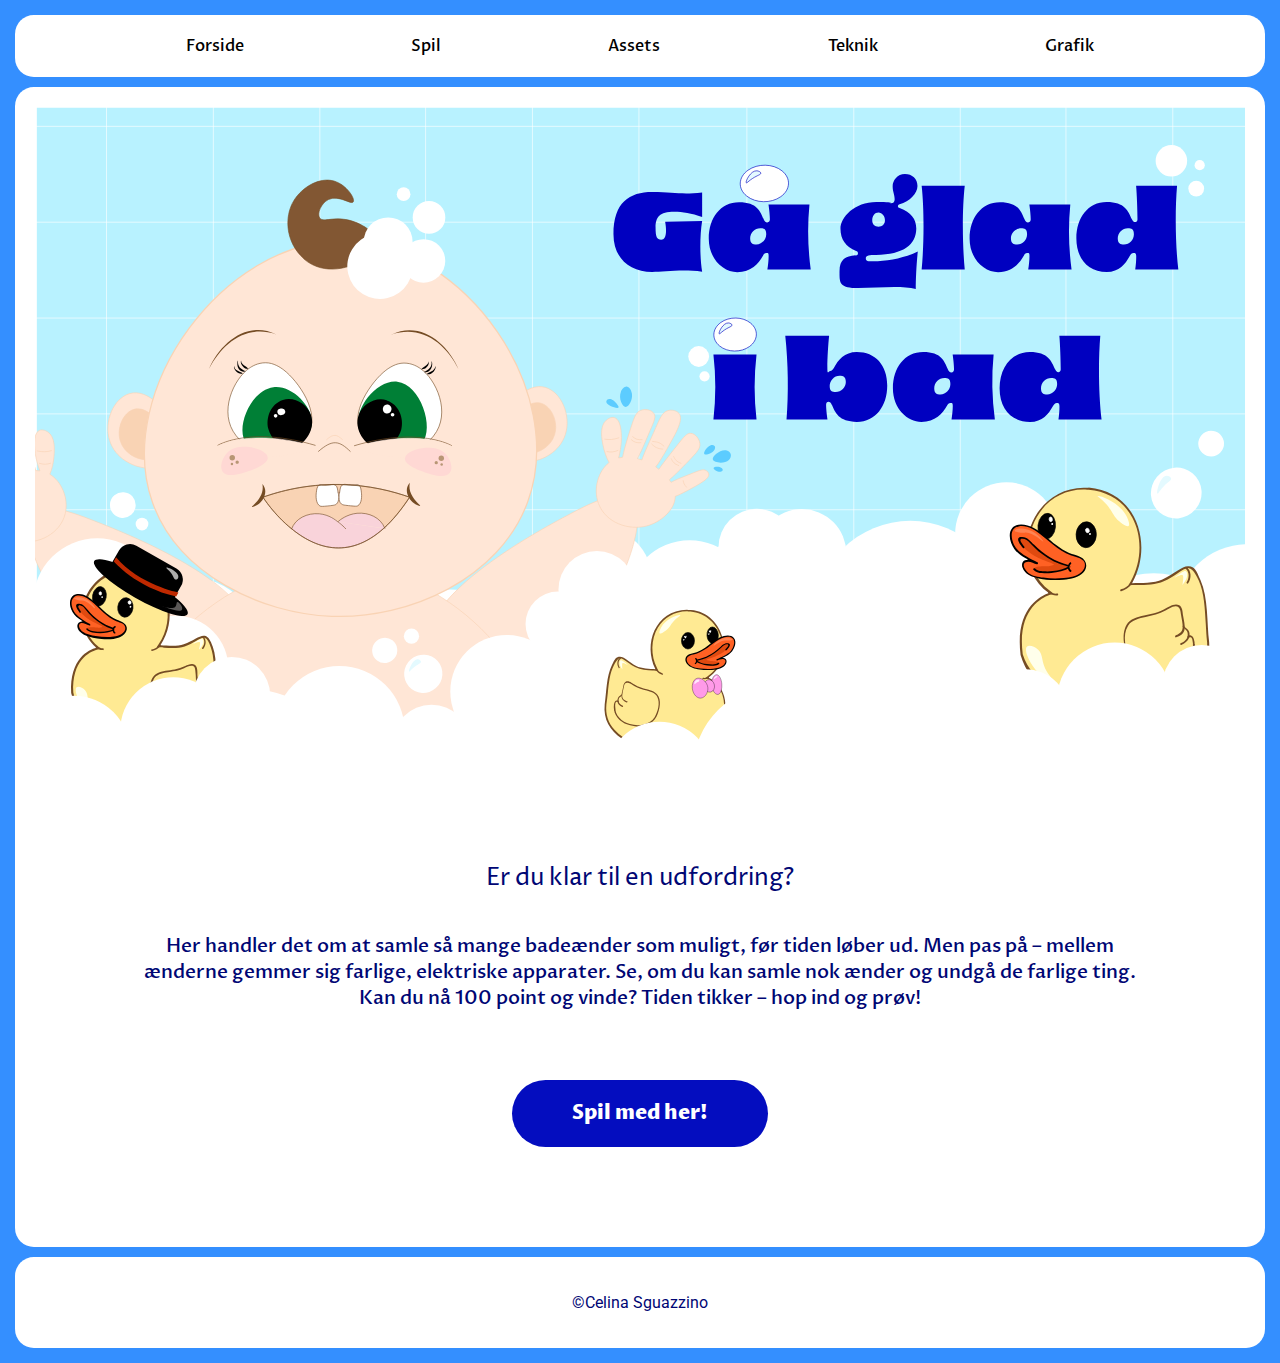
<file: index.html>
<!DOCTYPE html>
<html lang="en">
  <head>
    <meta charset="UTF-8" />
    <meta name="viewport" content="width=device-width, initial-scale=1.0" />
    <meta name="robots" content="noindex" />
    <title>Gå Glad I Bad - Forside</title>
    <link rel="stylesheet" href="website/css/style.css" />
    <link rel="stylesheet" href="website/css/style.css" />

    <link rel="icon" href="website/img/favicon-32x32.png" type="image/x-icon" />
  </head>

  <body>
    <header>
      <nav>
        <ul class="nav-links">
          <li><a href="index.html"> Forside</a></li>
          <li><a href="spil.html"> Spil</a></li>
          <li><a href="assets.html"> Assets</a></li>
          <li><a href="teknik.html"> Teknik</a></li>
          <li><a href="grafik.html"> Grafik</a></li>
        </ul>
      </nav>
    </header>

    <main id="forside">
      <img src="website/img/Forside.svg" alt="Forside" />
      <h2>Er du klar til en udfordring?</h2>
      <h3>
        Her handler det om at samle så mange badeænder som muligt, før tiden
        løber ud. Men pas på – mellem ænderne gemmer sig farlige, elektriske
        apparater. Se, om du kan samle nok ænder og undgå de farlige ting. Kan
        du nå 100 point og vinde? Tiden tikker – hop ind og prøv!
      </h3>

      <div class="button_div">
        <a class="button" href="spil.html">Spil med her!</a>
      </div>
    </main>

    <footer>
      <p>&#169;Celina Sguazzino</p>
    </footer>
  </body>
</html>
</file>
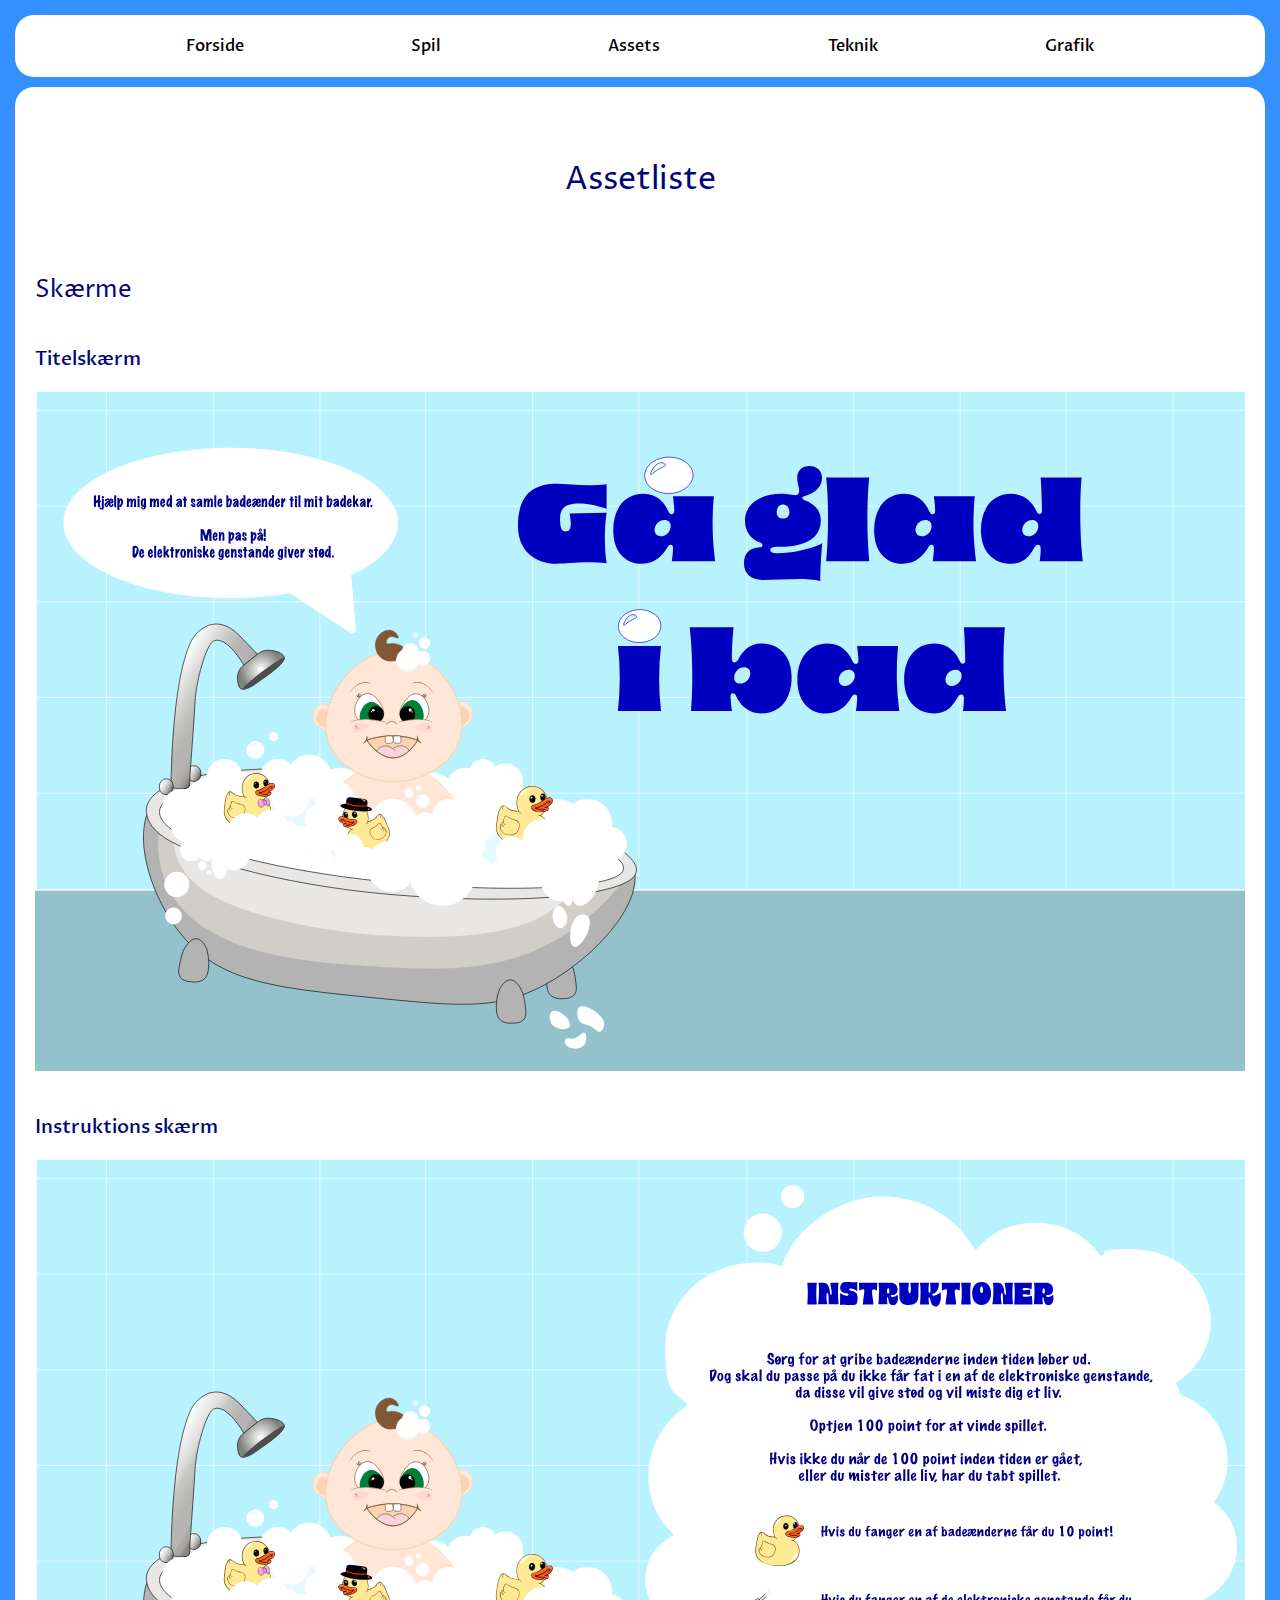
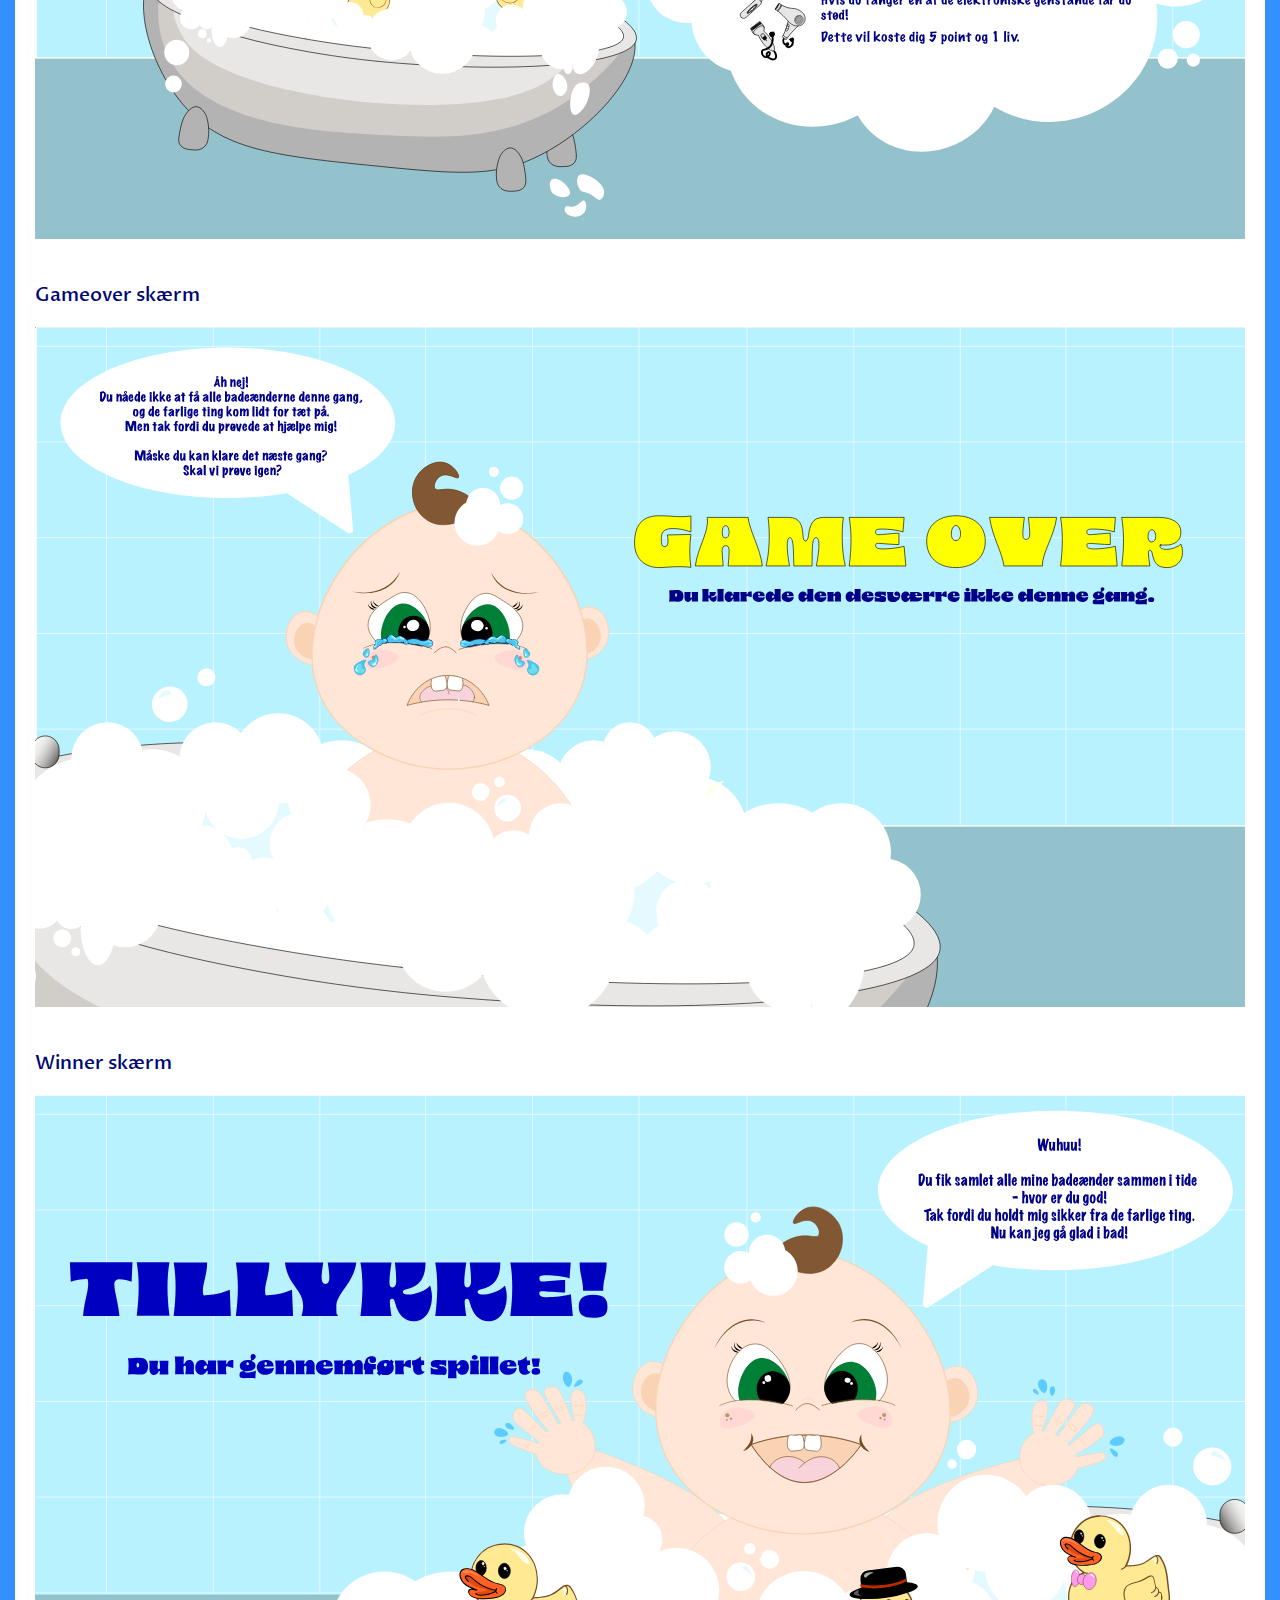
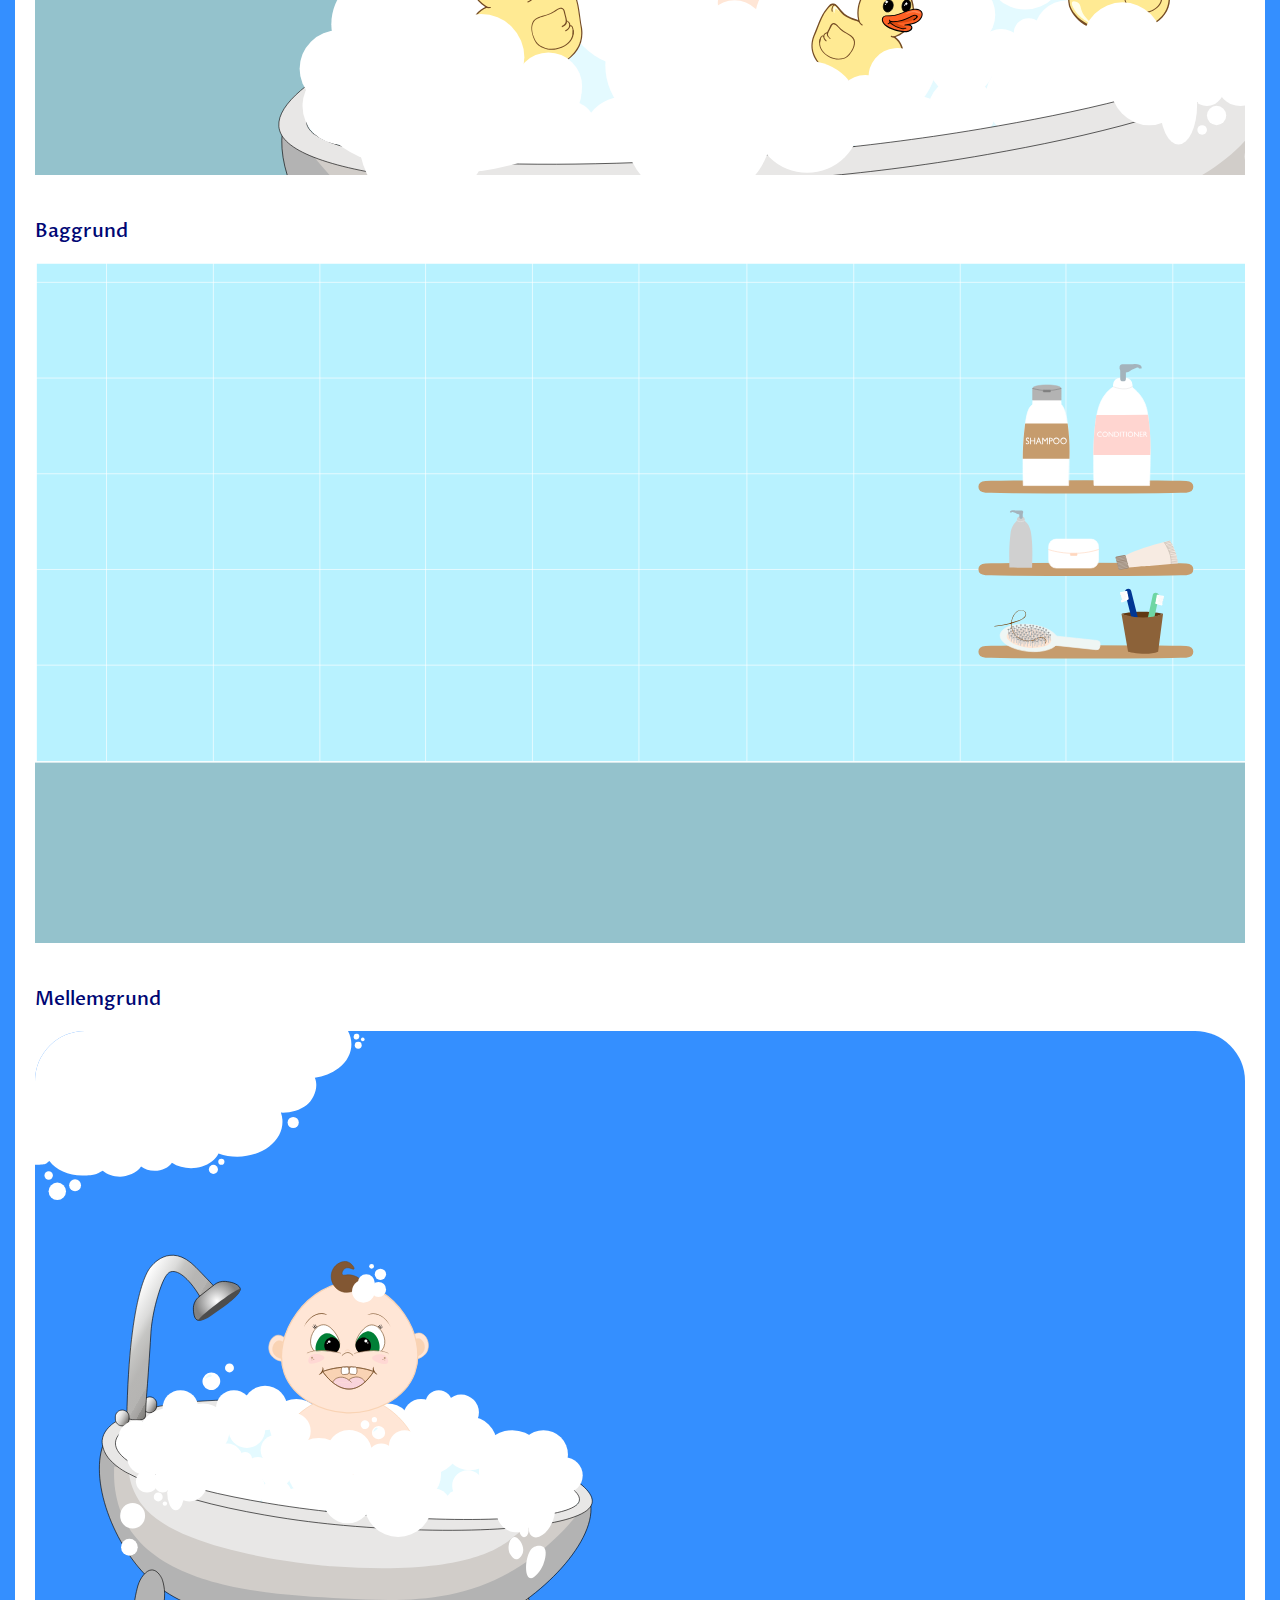
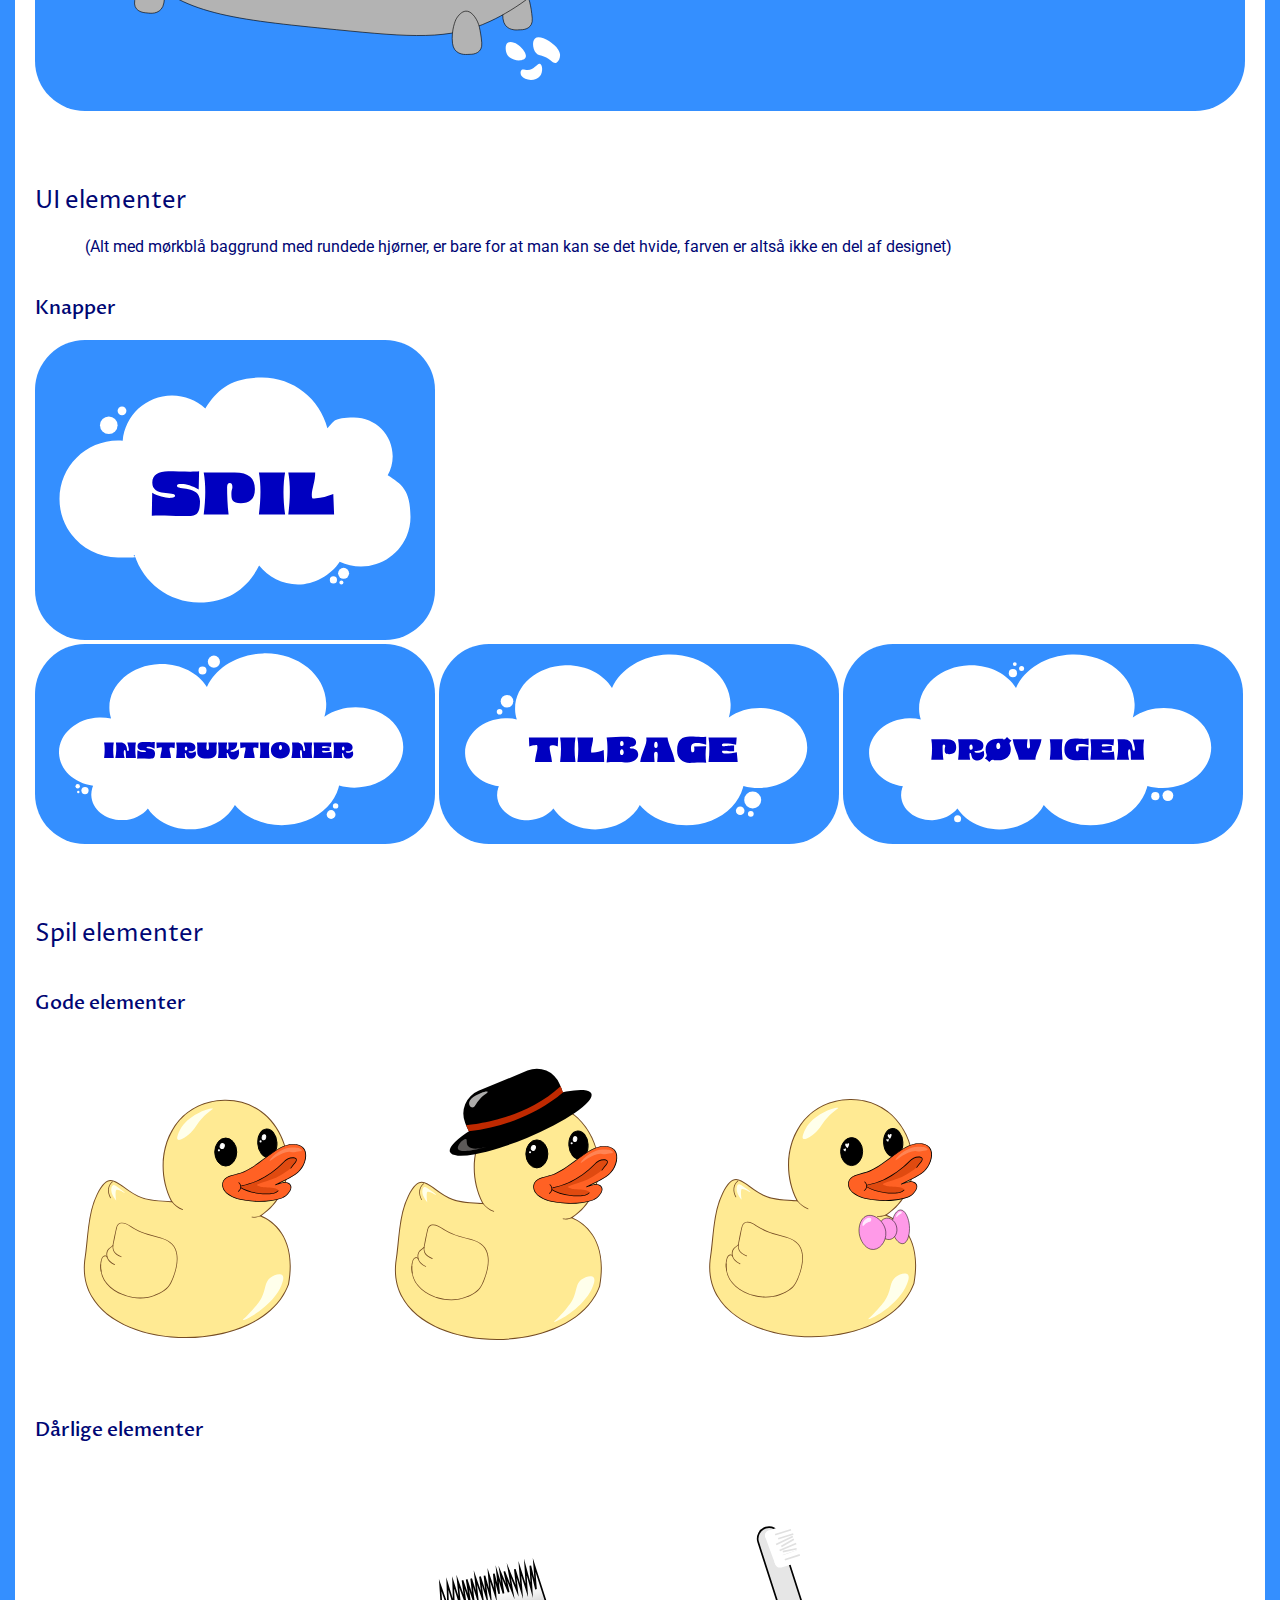
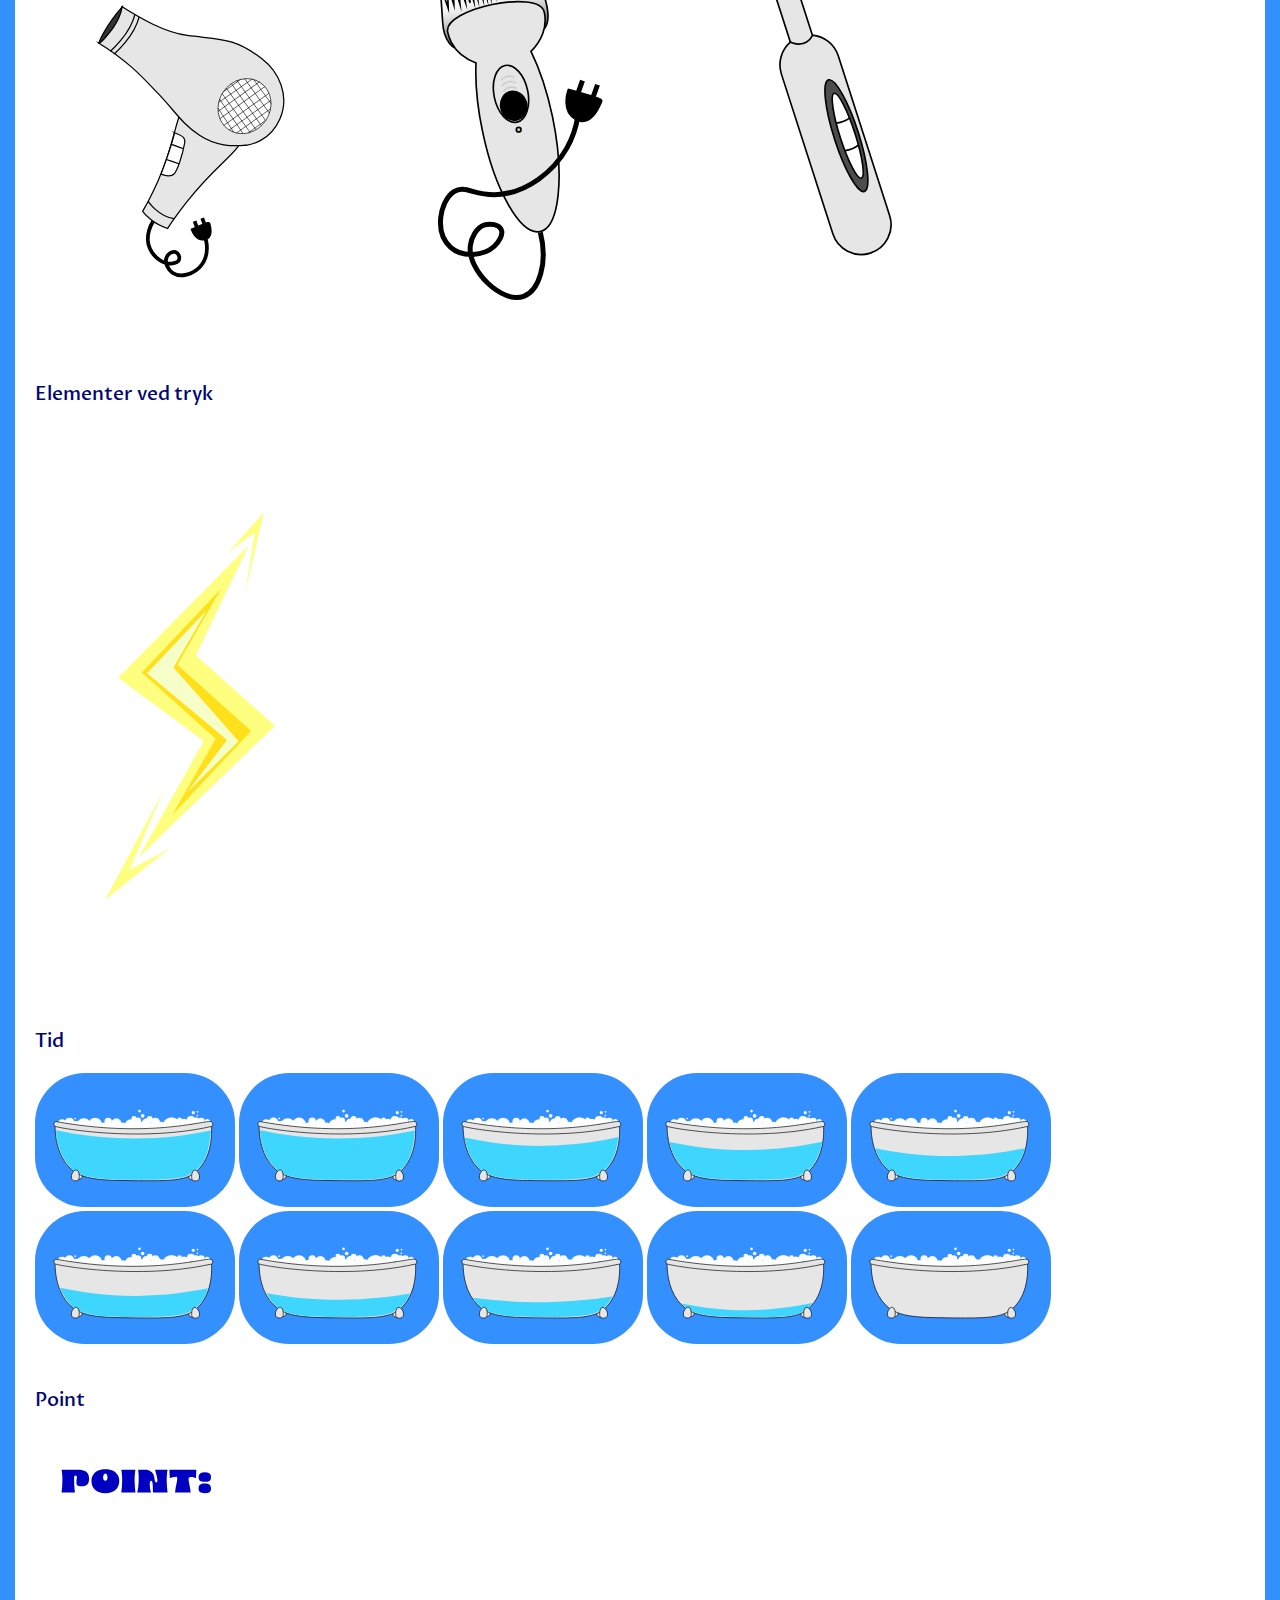
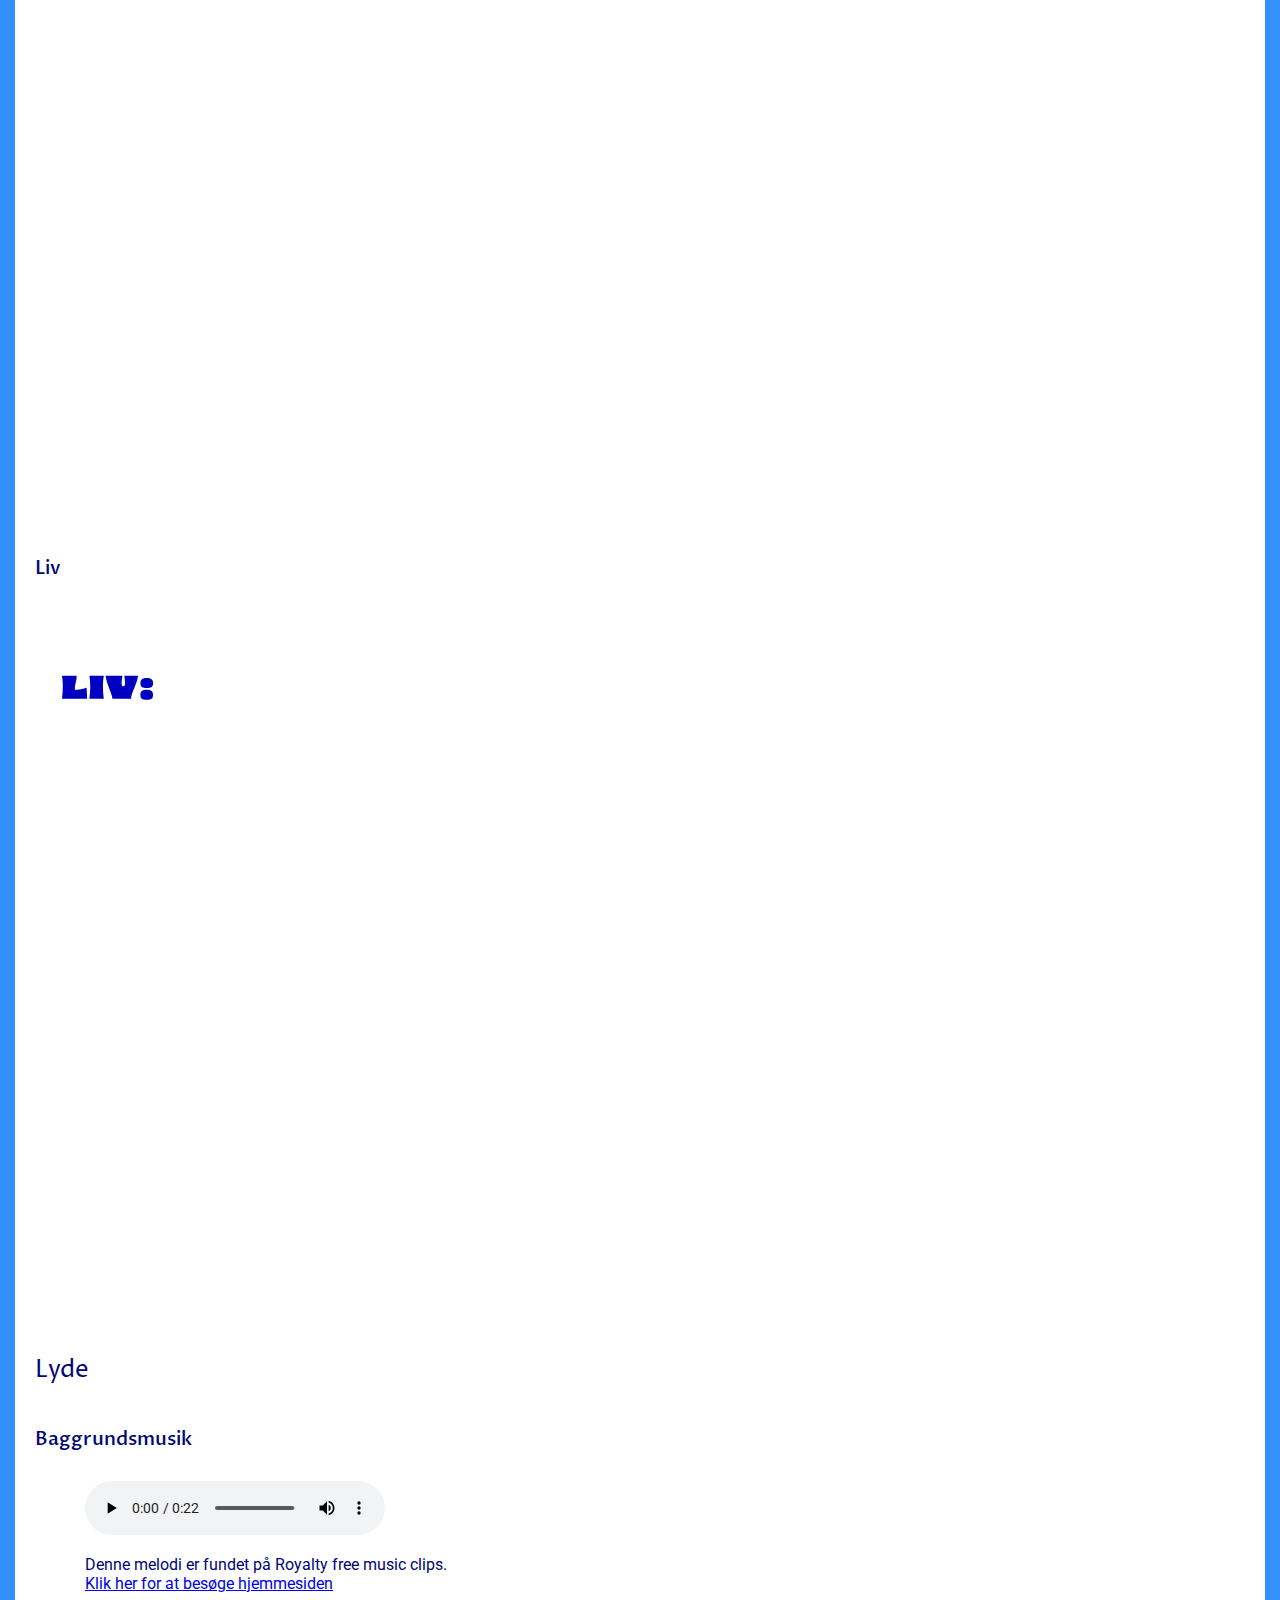
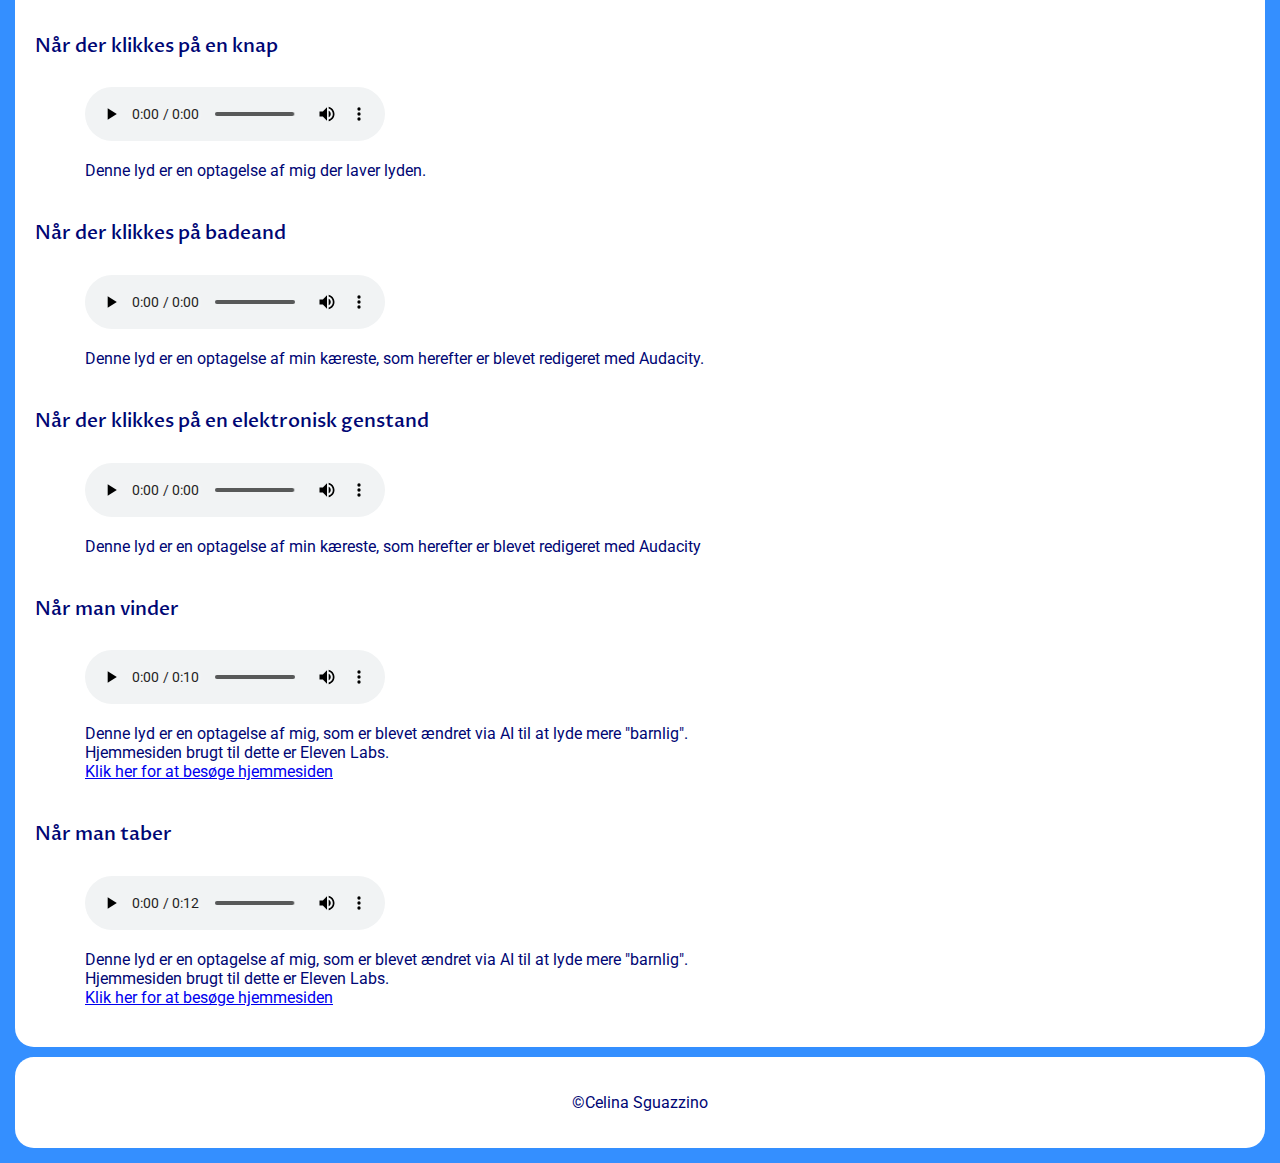
<file: assets.html>
<!DOCTYPE html>
<html lang="en">
  <head>
    <meta charset="UTF-8" />
    <meta name="viewport" content="width=device-width, initial-scale=1.0" />
    <meta name="robots" content="noindex" />
    <title>Gå Glad I Bad - Assets</title>
    <link rel="stylesheet" href="/website/css/style.css" />
    <link
      rel="icon"
      href="website/img/favicon-32x32.png"
      type="image/x-icon"
    />
  </head>

  <body>
    <header>
      <nav>
        <ul class="nav-links">
          <li><a href="index.html"> Forside</a></li>
          <li><a href="spil.html"> Spil</a></li>
          <li><a href="assets.html"> Assets</a></li>
          <li><a href="teknik.html"> Teknik</a></li>
          <li><a href="grafik.html"> Grafik</a></li>
        </ul>
      </nav>
    </header>

    <main>
      <h1>Assetliste</h1>

      <h2>Skærme</h2>
      <section>
        <h3>Titelskærm</h3>
        <img src="website/img/startskaerm.svg" alt="baggrund" />
        <h3>Instruktions skærm</h3>
        <img
          src="website/img/instruktioner.svg"
          alt="Instruktion"
        />
        <h3>Gameover skærm</h3>
        <img
          src="website/img/gameover.svg"
          alt="Game over skærm"
        />
        <h3>Winner skærm</h3>
        <img src="website/img/winner.svg" alt="Winner skærm" />

        <h3>Baggrund</h3>
        <img src="website/img/baggrund.svg" alt="baggrund" />
        <h3>Mellemgrund</h3>
        <img
          class="mellemgrund"
          src="website/img/badekar.svg"
          alt="mellemgrund"
        />
      </section>

      <h2>UI elementer</h2>
      <p>
        (Alt med mørkblå baggrund med rundede hjørner, er bare for at man kan se
        det hvide, farven er altså ikke en del af designet)
      </p>
      <section>
        <h3>Knapper</h3>
        <img
          class="spilknap"
          src="website/img/startsknap.svg"
          alt="spil knap"
        />
        <br />
        <img
          class="spilknap"
          src="website/img/instruktionsknap.svg"
          alt="instruktions knap"
        />
        <img
          class="spilknap"
          src="website/img/tilbageknap.svg"
          alt="instruktions knap"
        />
        <img
          class="spilknap"
          src="website/img/proevigen.svg"
          alt="Prøv igen"
        />
      </section>

      <h2>Spil elementer</h2>
      <section>
        <h3>Gode elementer</h3>
        <img
          class="element"
          src="website/img/badeand1.svg"
          alt="badeand1"
        />
        <img
          class="element"
          src="website/img/badeand2.svg"
          alt="badeand2"
        />
        <img
          class="element"
          src="website/img/badeand3.svg"
          alt="badeand3"
        />
        <h3>Dårlige elementer</h3>
        <img
          class="element"
          src="website/img/hartoerre.svg"
          alt="Hårtørre"
        />
        <img
          class="element"
          src="website/img/barbermaskine.svg"
          alt="barbermaskine"
        />
        <img
          class="element"
          src="website/img/tandboerste.svg"
          alt="tandbørste"
        />
        <h3>Elementer ved tryk</h3>
        <img
          class="element"
          src="website/img/stoed.svg"
          alt="Stød element"
        />
        <h3>Tid</h3>
        <img class="tid" src="website/img/tid1.svg" alt="tid" />
        <img class="tid" src="website/img/tid2.svg" alt="tid" />
        <img class="tid" src="website/img/tid3.svg" alt="tid" />
        <img class="tid" src="website/img/tid4.svg" alt="tid" />
        <img class="tid" src="website/img/tid5.svg" alt="tid" />
        <img class="tid" src="website/img/tid6.svg" alt="tid" />
        <img class="tid" src="website/img/tid7.svg" alt="tid" />
        <img class="tid" src="website/img/tid8.svg" alt="tid" />
        <img class="tid" src="website/img/tid9.svg" alt="tid" />
        <img
          class="tid"
          src="website/img/tid10.svg"
          alt="tid"
        />
        <h3>Point</h3>
        <img src="website/img/point.svg" alt="Point" />
        <h3>Liv</h3>
        <img src="website/img/liv.svg" alt="Liv" />

        <h2>Lyde</h2>
 
        <div class="audio-container">
          <h3>Baggrundsmusik</h3>
          <audio controls>
            <source
              src="website/sound/Island_Fever.mp3"
              type="audio/mpeg"
            />
            Din browser understøtter ikke lydafspilleren.
          </audio>
          <p>Denne melodi er fundet på Royalty free music clips. <br><a href="  https://www.royaltyfreemusicclips.com/pir/free_music_loops.shtml" target="_blank">Klik her for at besøge hjemmesiden </a>
          </p>


        <div class="audio-container">
          <h3>Når der klikkes på en knap</h3>
          <audio controls>
            <source
              src="website/sound/click.mp3"
              type="audio/mpeg"
            />
            Din browser understøtter ikke lydafspilleren.
          </audio>
          <p>Denne lyd er en optagelse af mig der laver lyden.</p>

        <div class="audio-container">
          <h3>Når der klikkes på badeand</h3>
          <audio controls>
            <source
              src="website/sound/and.mp3"
              type="audio/mpeg"
            />
            Din browser understøtter ikke lydafspilleren.
          </audio>
          <p>Denne lyd er en optagelse af min kæreste, som herefter er blevet redigeret med Audacity.</p>
        </div>

        <div class="audio-container">
          <h3>Når der klikkes på en elektronisk genstand</h3>
          <audio controls>
            <source
              src="website/sound/stoed.mp3"
              type="audio/mpeg"
            />
            Din browser understøtter ikke lydafspilleren.
          </audio>
          <p>Denne lyd er en optagelse af min kæreste, som herefter er blevet redigeret med Audacity</p>
        </div>

          <div class="audio-container">
            <h3>Når man vinder</h3>
            <audio controls>
              <source
                src="website/sound/win.mp3"
                type="audio/mpeg"
              />
              Din browser understøtter ikke lydafspilleren.
            </audio>
            <p>Denne lyd er en optagelse af mig, som er blevet ændret via AI til at lyde mere "barnlig". <br>
            Hjemmesiden brugt til dette er Eleven Labs. <br><a href="https://elevenlabs.io/voice-changer" target="_blank">Klik her for at besøge hjemmesiden </a> </p>
          </div>

          <div class="audio-container">
            <h3>Når man taber</h3>
            <audio controls>
              <source
                src="website/sound/lose.mp3"
                type="audio/mpeg"
              />
              Din browser understøtter ikke lydafspilleren.
            </audio>
            <p>Denne lyd er en optagelse af mig, som er blevet ændret via AI til at lyde mere "barnlig". <br>
            Hjemmesiden brugt til dette er Eleven Labs. <br><a href="https://elevenlabs.io/voice-changer" target="_blank">Klik her for at besøge hjemmesiden </a> </p>
          </div>
        </div>
   
        

        </div>
        </div>






      </section>
    </main>

    <footer>
      <p>&#169;Celina Sguazzino</p>
    </footer>
  </body>
</html>
</file>
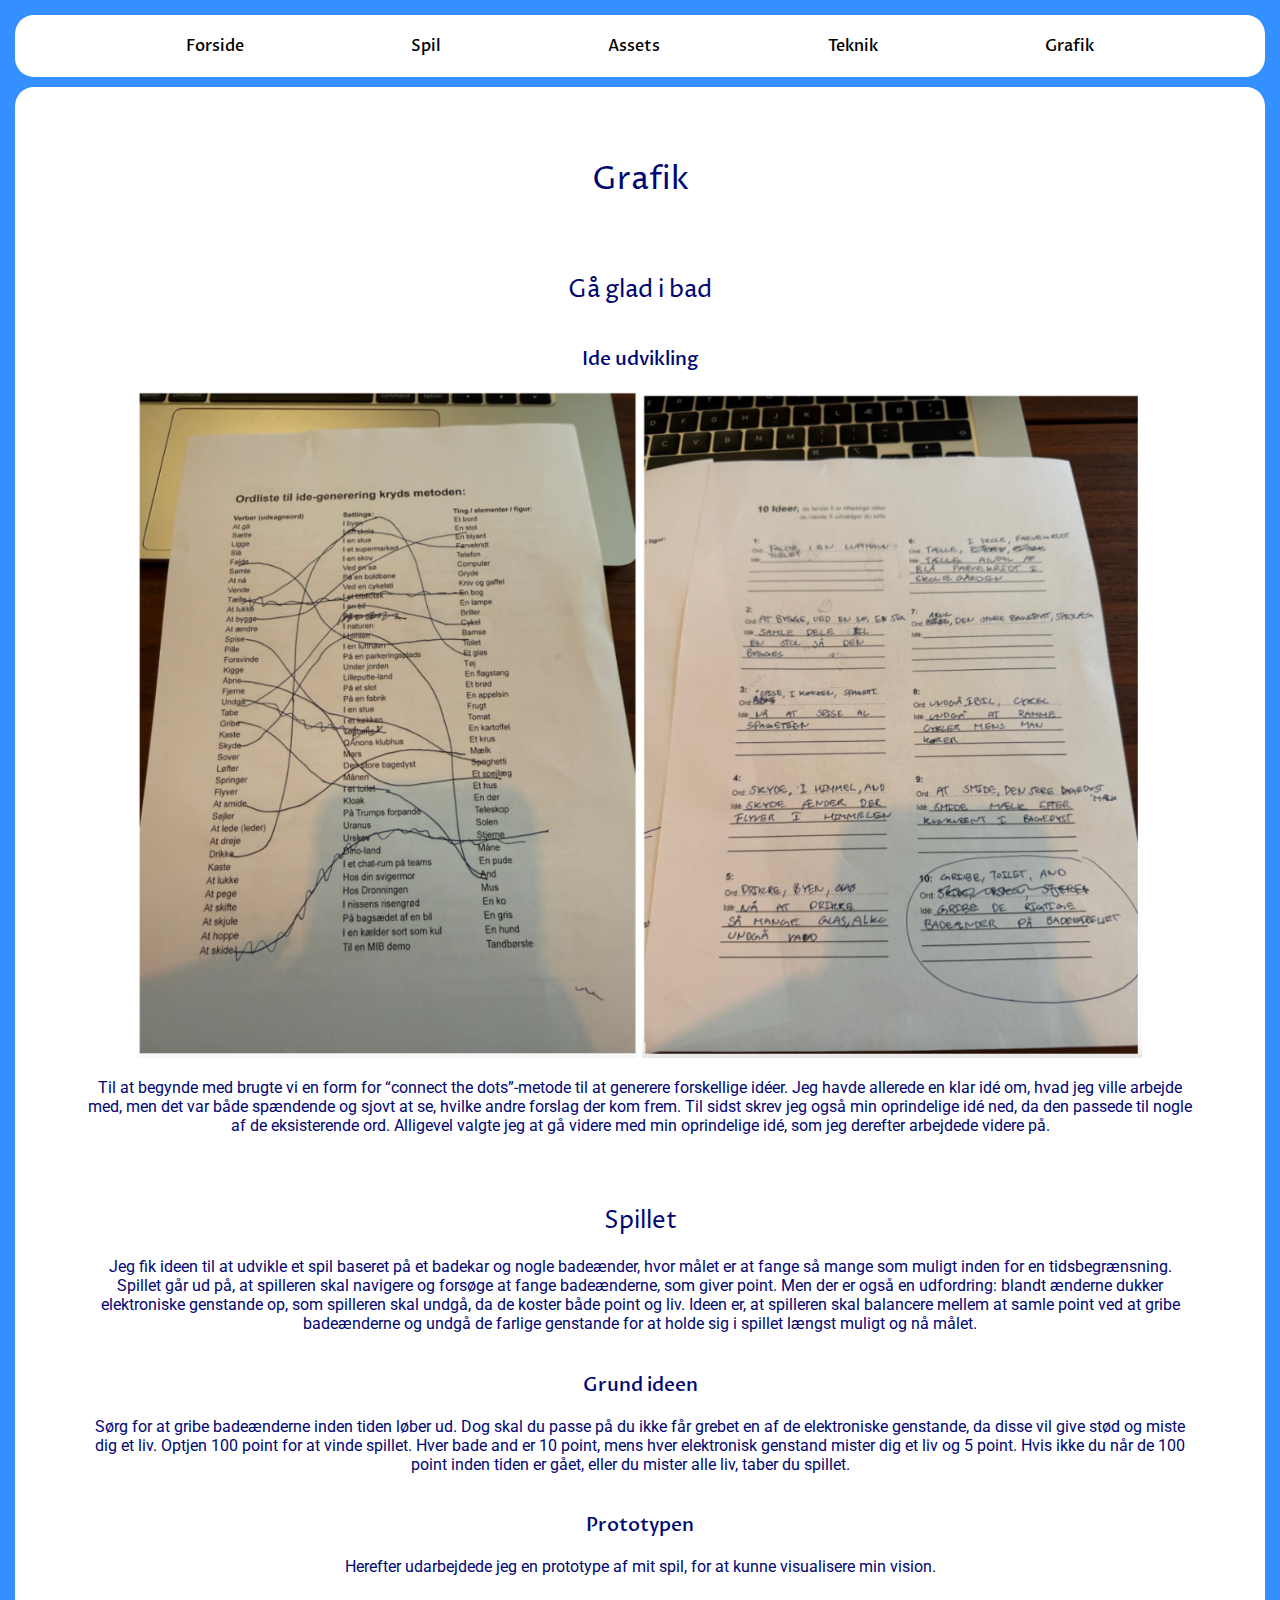
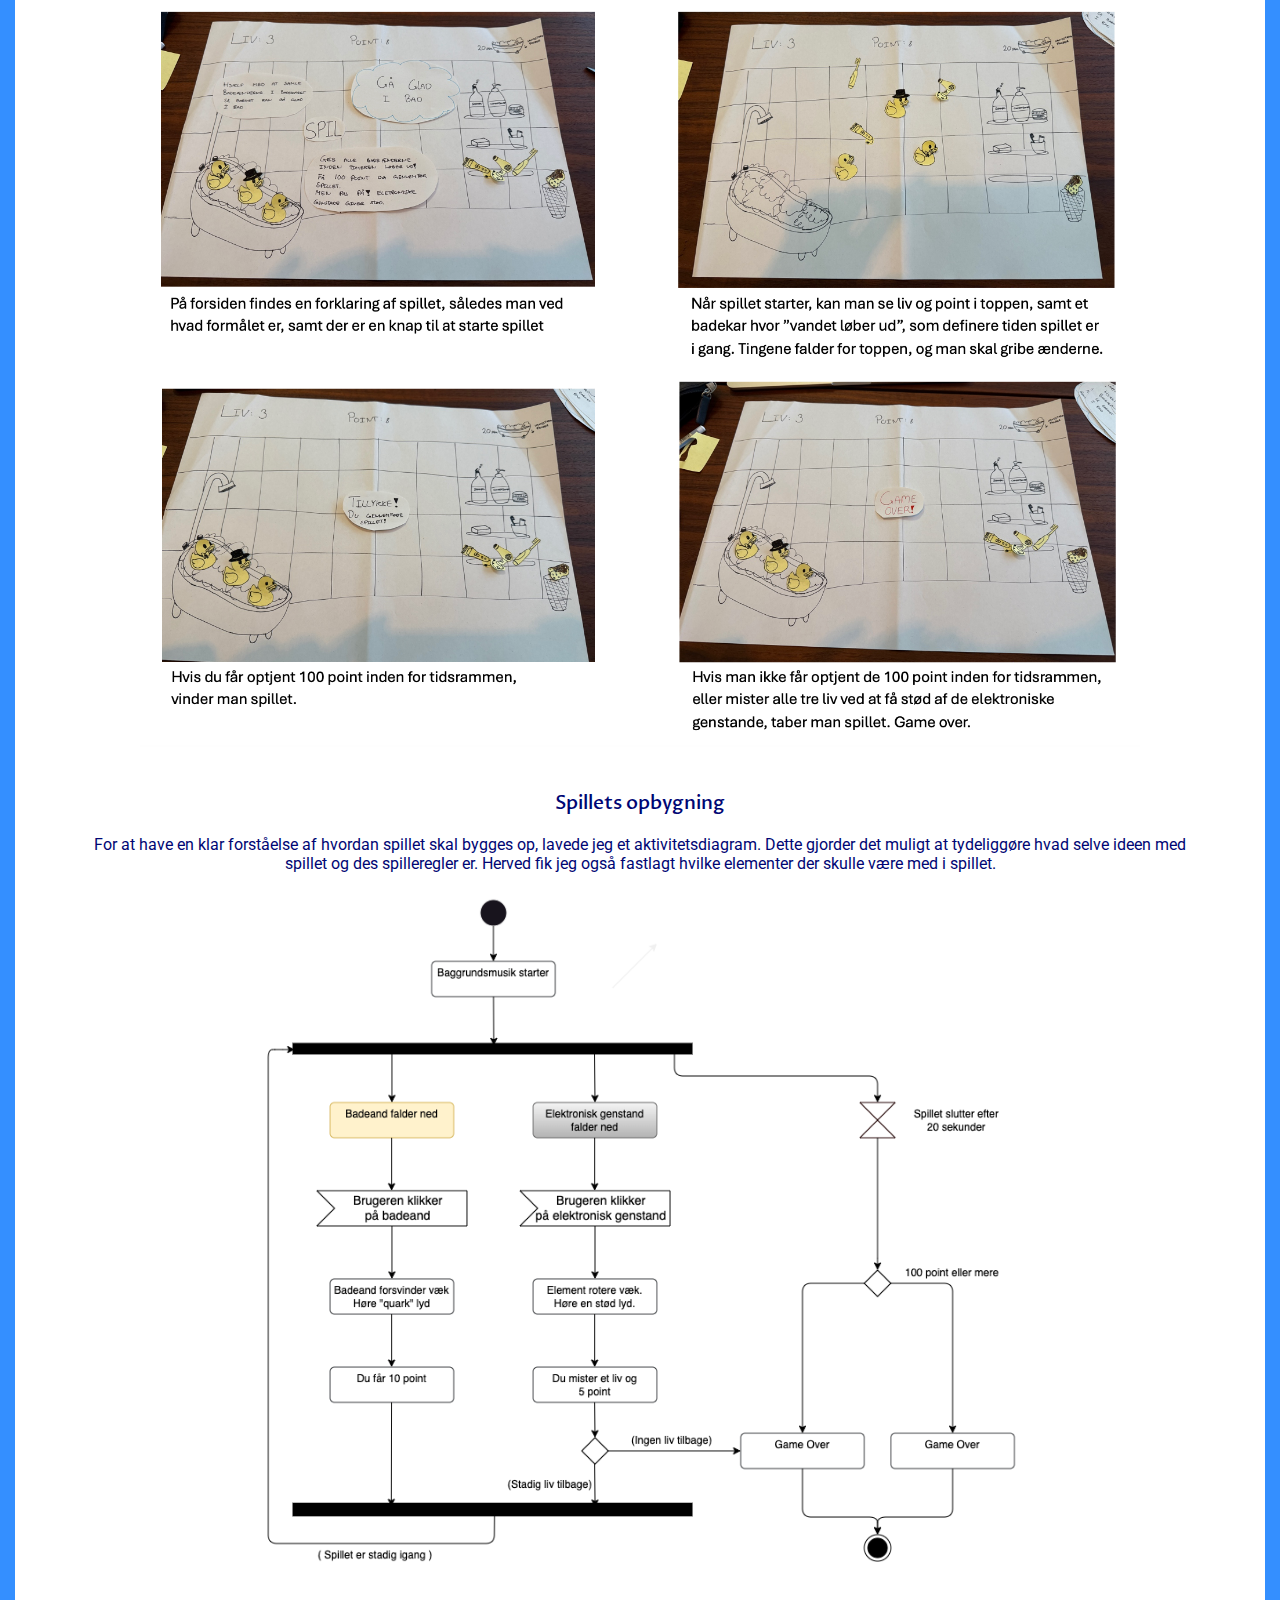
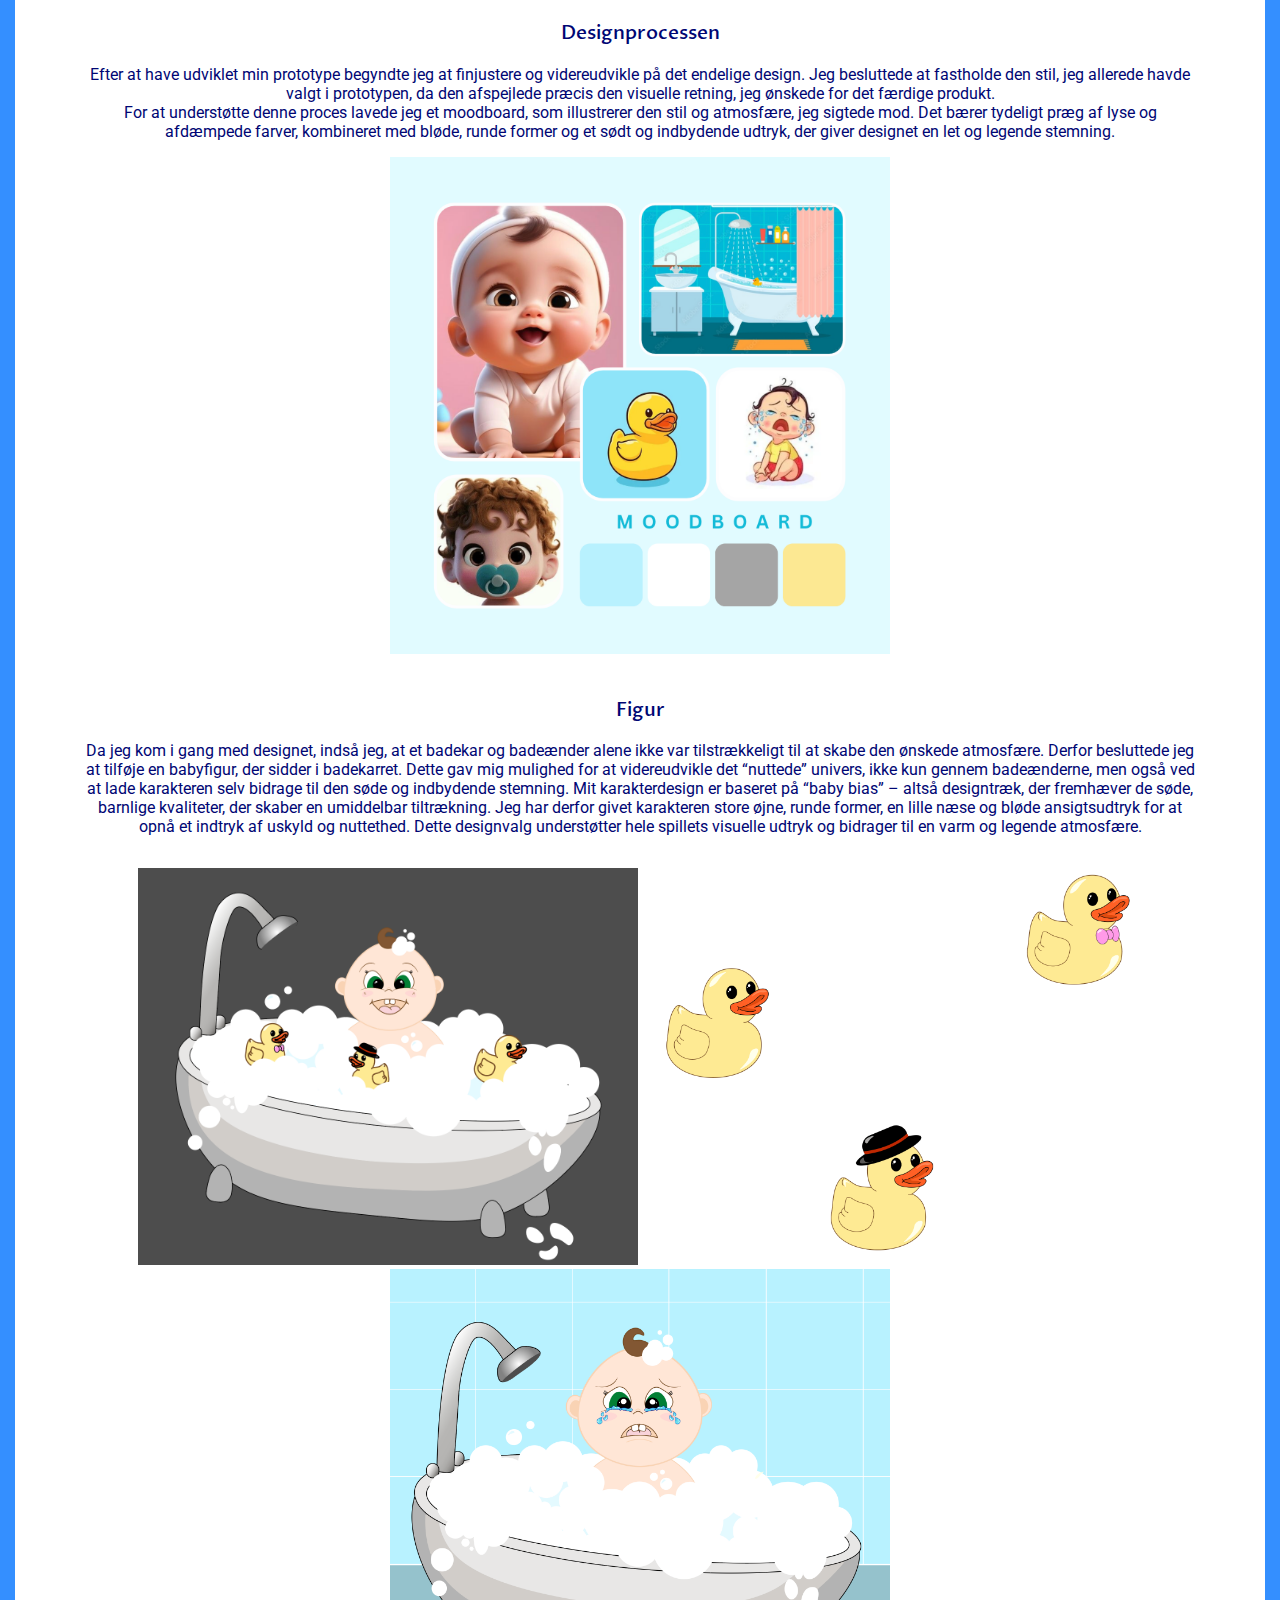
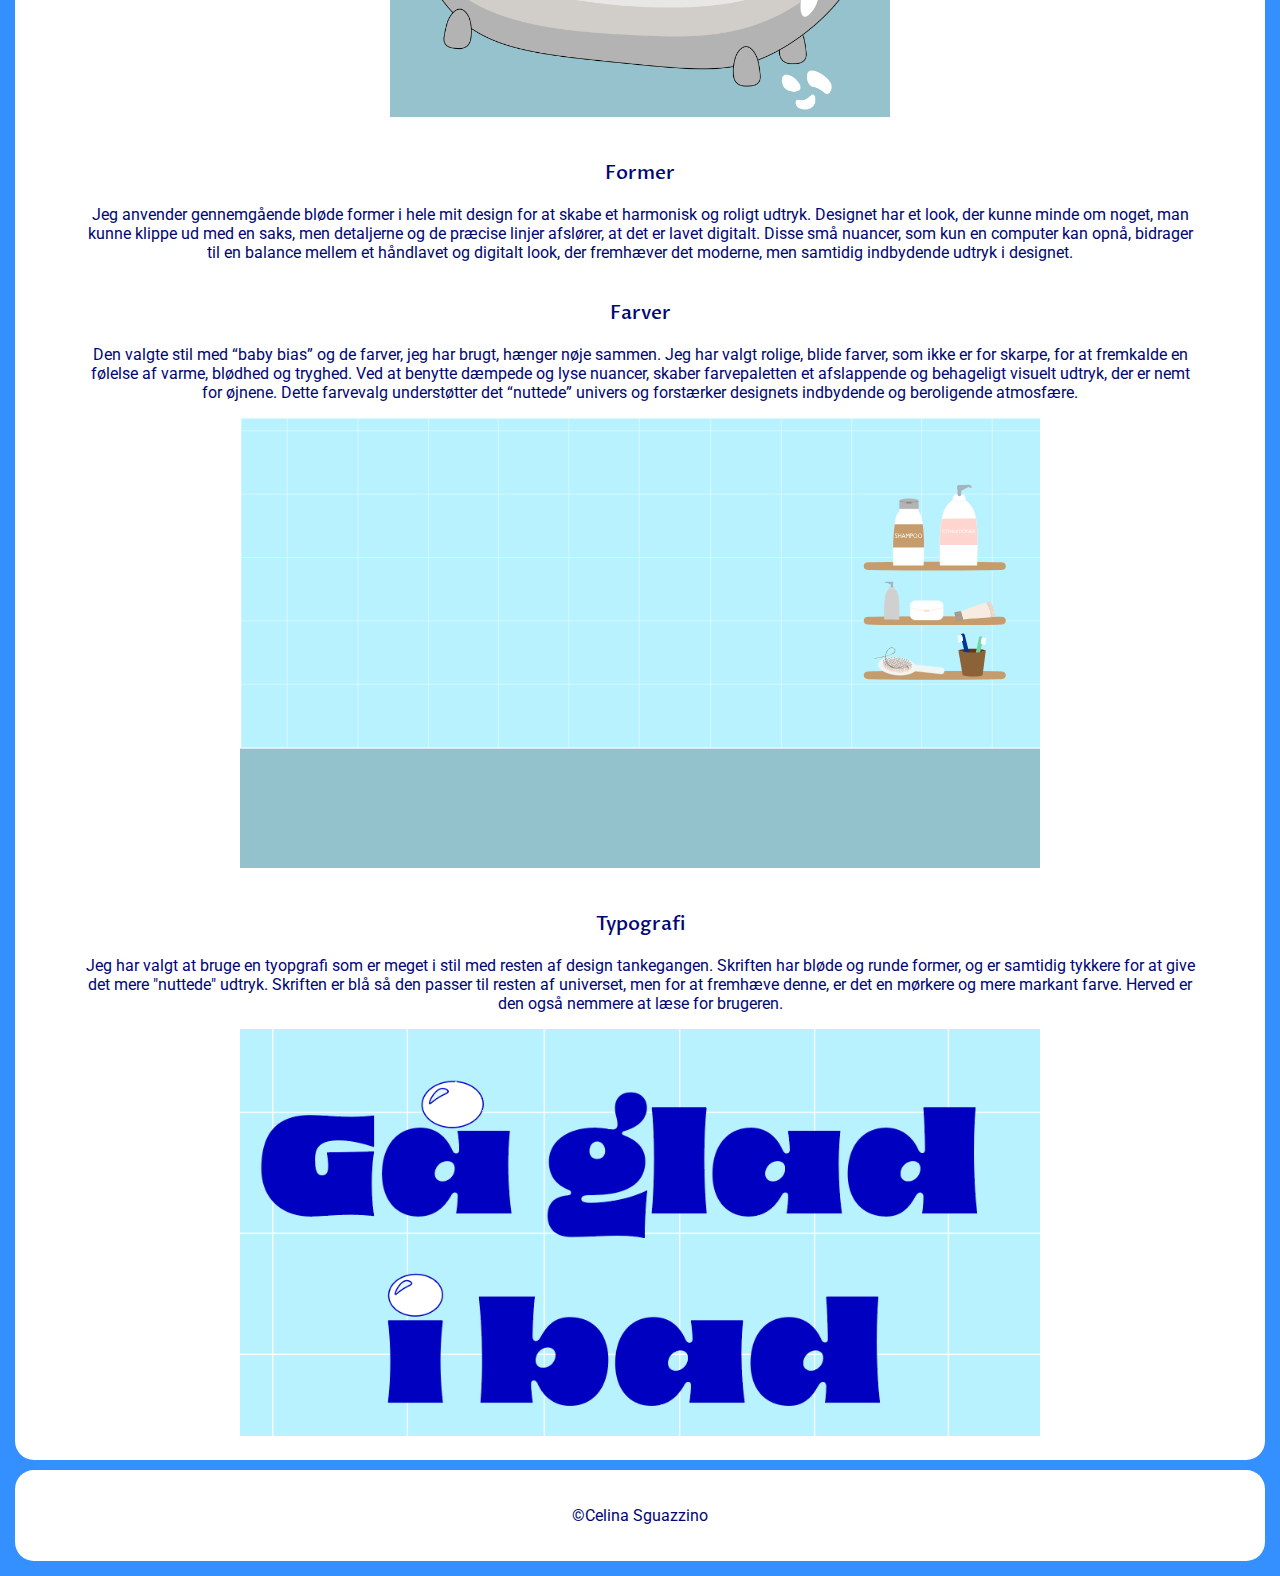
<file: grafik.html>
<!DOCTYPE html>
<html lang="en">
  <head>
    <meta charset="UTF-8" />
    <meta name="viewport" content="width=device-width, initial-scale=1.0" />
    <meta name="robots" content="noindex" />
    <title>Gå Glad I Bad - Grafik</title>
    <link rel="stylesheet" href="website/css/style.css" />
    <link rel="stylesheet" href="website/css/style.css" />
    <link rel="icon" href="website/img/favicon-32x32.png" type="image/x-icon" />
  </head>

  <body>
    <header>
      <nav>
        <ul class="nav-links">
          <li><a href="index.html"> Forside</a></li>
          <li><a href="spil.html"> Spil</a></li>
          <li><a href="assets.html"> Assets</a></li>
          <li><a href="teknik.html"> Teknik</a></li>
          <li><a href="grafik.html"> Grafik</a></li>
        </ul>
      </nav>
    </header>

    <main id="grafik">
      <div>
        <h1>Grafik</h1>

        <section>
          <h2>Gå glad i bad</h2>

          <article>
            <h3>Ide udvikling</h3>
            <img
              class="imglille"
              src="website/grafik/idekryds.png"
              alt="Ide kryds"
            />
            <img class="imglille" src="website/grafik/ide.png" alt="Ide" />
            <p>
              Til at begynde med brugte vi en form for “connect the dots”-metode
              til at generere forskellige idéer. Jeg havde allerede en klar idé
              om, hvad jeg ville arbejde med, men det var både spændende og
              sjovt at se, hvilke andre forslag der kom frem. Til sidst skrev
              jeg også min oprindelige idé ned, da den passede til nogle af de
              eksisterende ord. Alligevel valgte jeg at gå videre med min
              oprindelige idé, som jeg derefter arbejdede videre på.
            </p>
          </article>

          <article>
            <h2>Spillet</h2>
            <p>
              Jeg fik ideen til at udvikle et spil baseret på et badekar og
              nogle badeænder, hvor målet er at fange så mange som muligt inden
              for en tidsbegrænsning. Spillet går ud på, at spilleren skal
              navigere og forsøge at fange badeænderne, som giver point. Men der
              er også en udfordring: blandt ænderne dukker elektroniske
              genstande op, som spilleren skal undgå, da de koster både point og
              liv. Ideen er, at spilleren skal balancere mellem at samle point
              ved at gribe badeænderne og undgå de farlige genstande for at
              holde sig i spillet længst muligt og nå målet.
            </p>
            <h3>Grund ideen</h3>
            <p>
              Sørg for at gribe badeænderne inden tiden løber ud. Dog skal du
              passe på du ikke får grebet en af de elektroniske genstande, da
              disse vil give stød og miste dig et liv. Optjen 100 point for at
              vinde spillet. Hver bade and er 10 point, mens hver elektronisk
              genstand mister dig et liv og 5 point. Hvis ikke du når de 100
              point inden tiden er gået, eller du mister alle liv, taber du
              spillet.  
            </p>

            <h3>Prototypen</h3>
            <p>
              Herefter udarbejdede jeg en prototype af mit spil, for at kunne
              visualisere min vision.
            </p>

            <img
              class="imgstor"
              src="website/grafik/prototype.png"
              alt="Prototypen"
            />

            <h3>Spillets opbygning</h3>

            <p>
              For at have en klar forståelse af hvordan spillet skal bygges op,
              lavede jeg et aktivitetsdiagram. Dette gjorder det muligt at
              tydeliggøre hvad selve ideen med spillet og des spilleregler er.
              Herved fik jeg også fastlagt hvilke elementer der skulle være med
              i spillet.
            </p>

            <img
              class="imgmellem"
              src="website/grafik/aktivitetsdiagram.png"
              alt="aktivitetsdiagram"
            />

            <h3>Designprocessen</h3>
            <p>
              Efter at have udviklet min prototype begyndte jeg at finjustere og
              videreudvikle på det endelige design. Jeg besluttede at fastholde
              den stil, jeg allerede havde valgt i prototypen, da den afspejlede
              præcis den visuelle retning, jeg ønskede for det færdige produkt.
              <br />
              For at understøtte denne proces lavede jeg et moodboard, som
              illustrerer den stil og atmosfære, jeg sigtede mod. Det bærer
              tydeligt præg af lyse og afdæmpede farver, kombineret med bløde,
              runde former og et sødt og indbydende udtryk, der giver designet
              en let og legende stemning.
            </p>

            <img
              class="imglille"
              src="website/grafik/moodboard.png"
              alt="moodboard"
            />

            <h3>Figur</h3>

            <p>
              Da jeg kom i gang med designet, indså jeg, at et badekar og
              badeænder alene ikke var tilstrækkeligt til at skabe den ønskede
              atmosfære. Derfor besluttede jeg at tilføje en babyfigur, der
              sidder i badekarret. Dette gav mig mulighed for at videreudvikle
              det “nuttede” univers, ikke kun gennem badeænderne, men også ved
              at lade karakteren selv bidrage til den søde og indbydende
              stemning. Mit karakterdesign er baseret på “baby bias” – altså
              designtræk, der fremhæver de søde, barnlige kvaliteter, der skaber
              en umiddelbar tiltrækning. Jeg har derfor givet karakteren store
              øjne, runde former, en lille næse og bløde ansigtsudtryk for at
              opnå et indtryk af uskyld og nuttethed. Dette designvalg
              understøtter hele spillets visuelle udtryk og bidrager til en varm
              og legende atmosfære.
            </p>

            <img
              class="imglille"
              src="website/grafik/gladbaby.png"
              alt="gladbaby"
            />

            <img
              class="imglille"
              src="website/grafik/badeænder.png"
              alt="badeænder"
            />

            <img
              class="imglille"
              src="website/grafik/kedbaby.png"
              alt="kedbaby"
            />

            <h3>Former</h3>

            <p>
              Jeg anvender gennemgående bløde former i hele mit design for at
              skabe et harmonisk og roligt udtryk. Designet har et look, der
              kunne minde om noget, man kunne klippe ud med en saks, men
              detaljerne og de præcise linjer afslører, at det er lavet
              digitalt. Disse små nuancer, som kun en computer kan opnå,
              bidrager til en balance mellem et håndlavet og digitalt look, der
              fremhæver det moderne, men samtidig indbydende udtryk i designet.
            </p>

            <h3>Farver</h3>

            <p>
              Den valgte stil med “baby bias” og de farver, jeg har brugt,
              hænger nøje sammen. Jeg har valgt rolige, blide farver, som ikke
              er for skarpe, for at fremkalde en følelse af varme, blødhed og
              tryghed. Ved at benytte dæmpede og lyse nuancer, skaber
              farvepaletten et afslappende og behageligt visuelt udtryk, der er
              nemt for øjnene. Dette farvevalg understøtter det “nuttede”
              univers og forstærker designets indbydende og beroligende
              atmosfære.
            </p>

            <img
              class="imgmellem"
              src="website/grafik/baggrund.svg"
              alt="baggrund"
            />

            <h3>Typografi</h3>

            <p>
              Jeg har valgt at bruge en tyopgrafi som er meget i stil med resten
              af design tankegangen. Skriften har bløde og runde former, og er
              samtidig tykkere for at give det mere "nuttede" udtryk. Skriften
              er blå så den passer til resten af universet, men for at fremhæve
              denne, er det en mørkere og mere markant farve. Herved er den også
              nemmere at læse for brugeren.
            </p>
            <img
              class="imgmellem"
              src="website/grafik/typografi.png"
              alt="tyopgrafi"
            />
          </article>
        </section>
      </div>
    </main>

    <footer>
      <p>&#169;Celina Sguazzino</p>
    </footer>
  </body>
</html>
</file>
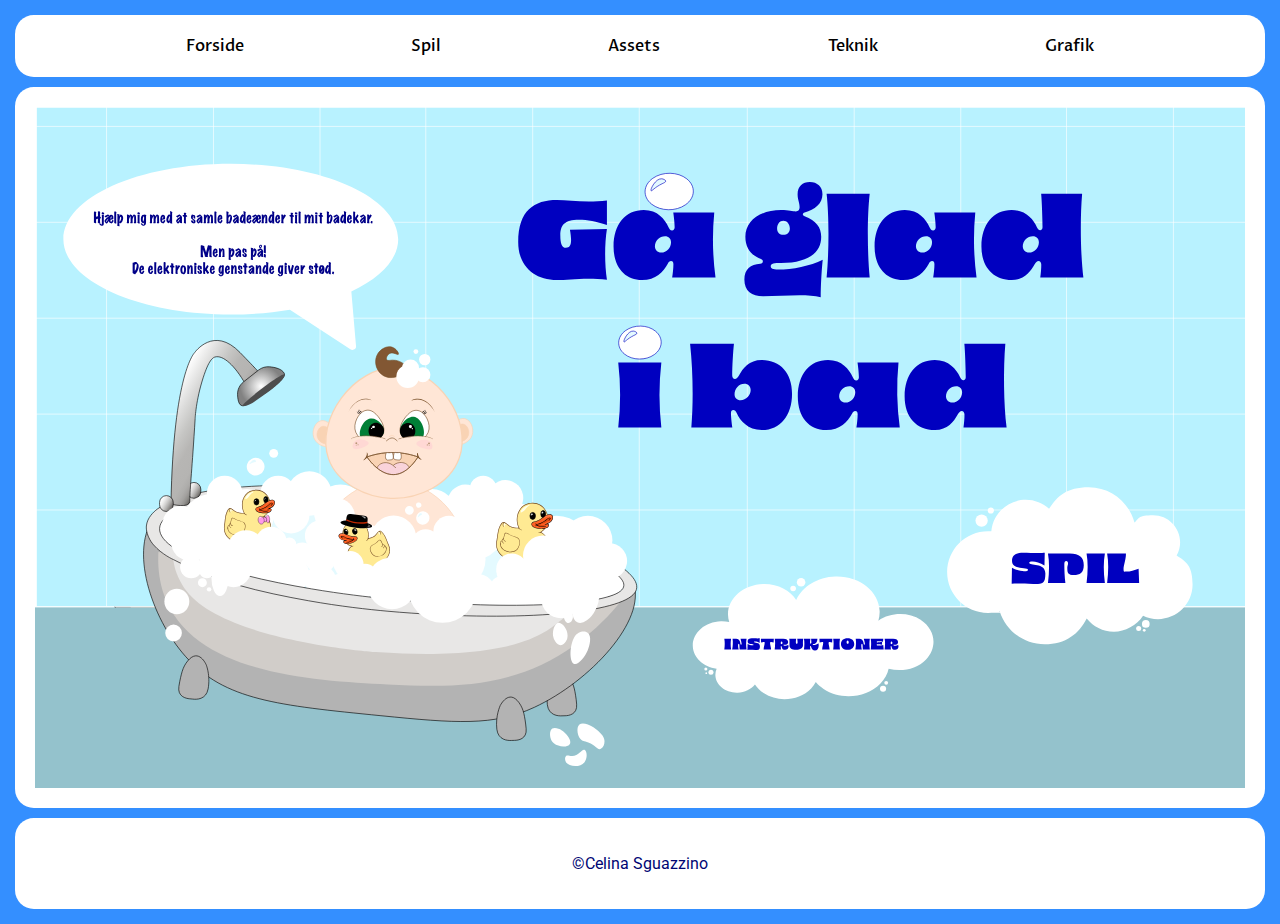
<file: spil.html>
<!DOCTYPE html>
<html lang="en">
  <head>
    <meta charset="UTF-8" />
    <meta name="viewport" content="width=device-width, initial-scale=1.0" />
    <meta name="robots" content="noindex" />
    <title>Gå Glad I Bad - Spil</title>
    <link rel="stylesheet" href="website/css/spil.css" />
    <link rel="stylesheet" href="website/css/style.css" />
    <link rel="icon" href="website/img/favicon-32x32.png" type="image/x-icon" />
  </head>

  <body>
    <header>
      <nav>
        <ul class="nav-links">
          <li><a href="index.html"> Forside</a></li>
          <li><a href="spil.html"> Spil</a></li>
          <li><a href="assets.html"> Assets</a></li>
          <li><a href="teknik.html"> Teknik</a></li>
          <li><a href="grafik.html"> Grafik</a></li>
        </ul>
      </nav>
    </header>

    <main>
      <div id="screen">
        <div id="game">
          <div id="game_background"></div>
          <div id="game_elements">
            <div id="mute_play"></div>
            <div id="mute"></div>

            <div id="badeand_container" class="">
              <div id="badeand_sprite" class=""></div>
            </div>

            <div id="badeand_container1" class="">
              <div id="badeand_sprite1" class=""></div>
            </div>

            <div id="badeand_container2" class="">
              <div id="badeand_sprite2" class=""></div>
            </div>
            <div id="elektronik_container">
              <div id="elektronik_sprite"></div>
              <div class="overlay">
                <img src="website/img/stoed.svg" alt="Effect" />
              </div>
            </div>

            <div id="elektronik_container1" class="">
              <div id="elektronik_sprite1" class=""></div>
              <div class="overlay">
                <img src="website/img/stoed.svg" alt="Effect" />
              </div>
            </div>

            <div id="elektronik_container2" class="">
              <div id="elektronik_sprite2" class=""></div>
              <div class="overlay">
                <img src="website/img/stoed.svg" alt="Effect" />
              </div>
            </div>
          </div>

          <div id="game_foreground"></div>
          <div id="game_ui">
            <div id="score_board">
              <h1><span id="score"></span></h1>
            </div>

            <div id="energy_board">
              <h1><span id="energy"></span></h1>
            </div>

            <div id="time_board">
              <div id="time"></div>
            </div>
          </div>
        </div>

        <div id="start" class="hide">
          <div id="play_btn"></div>
          <div id="info_btn"></div>
        </div>
        <div id="info" class="hide">
          <div id="back_btn"></div>
        </div>
        <div id="game_over" class="hide">
          <div id="playagain_btn"></div>
        </div>
        <div id="level_complete" class="hide">
          <div id="playagain_btn2"></div>
        </div>

        <audio src="website/sound/Island_Fever.mp3" id="snd1"></audio>
        <audio src="website/sound/click.mp3" id="snd2"></audio>
        <audio src="website/sound/and.mp3" id="snd3"></audio>
        <audio src="website/sound/stoed.mp3" id="snd4"></audio>
        <audio src="website/sound/lose.mp3" id="snd5"></audio>
        <audio src="website/sound/win.mp3" id="snd6"></audio>
      </div>
    </main>
    <footer>
      <p>&#169;Celina Sguazzino</p>
    </footer>
    <script src="website/js/script.js"></script>
  </body>
</html>
</file>
<file: website/css/style.css>
@import url(https://fonts.googleapis.com/css2?family=Proza+Libre:ital,wght@0,400;0,500;0,600;0,700;0,800;1,400;1,500;1,600;1,700;1,800&display=swap);
@import url(https://fonts.googleapis.com/css2?family=Roboto:wght@300&display=swap);

h1,
h2,
h3,
h4,
h5 {
  font-family: proza libre, serif;
  font-weight: 100;
}

h1 {
    text-align: center;
    padding-top: 30px;
}

h2 {
    padding-top: 50px;
}

h3 {
    padding-top: 20px;
    font-weight: 500;
}

p {
  padding-left: 50px;
  padding-right: 50px;
}

img {
  width: 100%;
}

body {
  background-color: rgb(52, 143, 255);
  margin: 0 auto;
  padding: 15px;
  font-family: roboto, serif;
  color: #000674;
  margin: 0 auto;
  max-width: 1350px;
}

header {
  background-color: #ffffff;
  padding: 20px;
  border-radius: 0.5cm;
}

@media (width >= 768px) {
.nav-links {
  display: flex;
  list-style-type: none;
  padding: 0;
  margin: 0;
  justify-content: space-evenly;}
}

@media (width <= 740px) {
  .nav-links {
    display: flex;
    flex-direction: column;
    padding: 0px;
    margin: 0;
    align-items: center;
    gap: 15px;
  }
}

.nav-links li {
  display: inline-block;
  margin: 0 1rem;
}

.nav-links a {
  text-decoration: none;
  color: #000000;
  font-size: 1rem;
  transition: color 0.3s ease;
  font-weight: 500;
  font-family: proza libre, serif;
}

.nav-links a:hover,
.nav-links a.active {
  color: #0d00ff;
}

main {
  background-color: #ffffff;
  padding: 20px;
  margin: 10px 0;
  border-radius: 0.5cm;
}

footer {
  background-color: #ffffff;
  padding: 20px;
  text-align: center;
  border-radius: 0.5cm;
}

.spilknap {
    background-color: rgb(52, 143, 255);
    max-width: 400px;
    border-radius: 50px;
}

.mellemgrund{
  background-color: rgb(52, 143, 255);
  border-radius: 50px;
}

.element {
    max-width: 250px;
    padding: 30px;
}

.tid {
    background-color: rgb(52, 143, 255);
    max-width: 200px;
    border-radius: 50px;  
}

.imglille {
max-width: 500px;
}

.imgmellem {
  max-width: 800px;
  }

  .imgstor {
    max-width: 1000px;
    }

main#grafik {
  text-align: center; 
}

main#forside {
  text-align: center; 
}

main#teknik {
  text-align: center; 
}

.button {
  background-color: #040DBF;
  color: #ffffff;
  padding: 20px 60px;
  margin-top: 50px;
  border: none;
  border-radius: 50px;
  cursor: pointer;
  font-size: 20px;
  font-family: proza libre, serif;
  font-weight: 800;
  text-decoration: none;
}

.button_div {
  padding-top: 70px;
  padding-bottom: 100px;
}

#forside h3 {
  margin-left: 100px;
  margin-right: 100px;
}

.audio-container {
  margin: 20px 0;
}

audio {
  margin-top: 10px;
  padding-left: 50px;
  padding-right: 50px;
}
</file>
<file: website/css/spil.css>
#screen {
    position: relative;
    width: 100%;
    aspect-ratio: 16/9;
    overflow: hidden;
}

#game{
    position: absolute;
    width: 100%;
    height: 100%;
    top: 0;
    left: 0;
}

#game_background{
    position: absolute;
    width: 100%;
    height: 100%;
    top: 0;
    left: 0;
    background-image: url("../img/baggrund.svg");
    background-size: cover;
}

#game_elements{
    position: absolute;
    width: 100%;
    height: 100%;
    top: 0;
    left: 0;
    pointer-events: none;
}

#game_foreground{
    position: absolute;
    width: 100%;
    height: 100%;
    top: 0;
    left: 0;
    background-image: url("../img/badekar.svg");
    background-size: cover;
    pointer-events: none;
}

#game_ui{
    position: absolute;
    width: 100%;
    height: 100%;
    top: 0;
    left: 0;
    pointer-events: none;
}

#time_board {
    position: absolute;
    top: 3%;
    left: 25%;
    width: 13%;
    aspect-ratio: 300/200;
    background-image: url(../img/tid10.svg);
    background-size: cover;
  }

  #time {
    position: absolute;
    width: 100%;
    aspect-ratio: 300/200;
    background-image: url(../img/tid1.svg);
    background-size: cover;
  }

#score_board{
    position: absolute;
    width: 100%;
    height: 100%;
    top: 0;
    left: 0;
    background-image: url("../img/point.svg");
    background-size: cover;
    container-type: inline-size;
}

#score{
    position: absolute;
    top: 3.7%;
    left: 15.5%;
    margin: 0;
    font-size: 3.1cqw;
}


#energy_board{
    position: absolute;
    width: 100%;
    height: 100%;
    top: 0;
    left: 0;
    background-image: url("../img/liv.svg");
    background-size: cover;
    container-type: inline-size;
}

#energy{
    position: absolute;
    font-size: 3.1cqw;
    top: 9.3%;
    left: 11.5%;
    margin: 0;
}


#badeand_container{ 
    position: absolute;
    width: 8.5%;
    aspect-ratio: 250/250;
    pointer-events: auto;
}

#badeand_sprite  {
    width: 100%;
    height: 100%;
    background-image: url("../img/badeand1.svg");
    background-size: cover;
}

#badeand_container1{
    position: absolute;
    width: 8.5%;
    aspect-ratio: 250/280;
    pointer-events: auto;
}

#badeand_sprite1{
    width: 100%;
    height: 100%;
    background-image: url("../img/badeand2.svg");
    background-size: cover;
}

#badeand_container2{
    position: absolute;
    width: 8.5%;
    aspect-ratio: 250/250;
    pointer-events: auto;
}

#badeand_sprite2{
    width: 100%;
    height: 100%;
    background-image: url("../img/badeand3.svg");
    background-size: cover;
} 

#elektronik_container{
    position: absolute;
    width: 13%;
    aspect-ratio: 200/250;
    pointer-events: auto;
}
 
#elektronik_sprite {
    width: 100%;
    height: 100%;
    background-image: url("../img/hartoerre.svg");
    background-size: cover;
}


#elektronik_container1{
    width: 10%;
    aspect-ratio: 150/220;
    position: absolute;
    pointer-events: auto;
}

#elektronik_sprite1 {
    width: 100%;
    height: 100%;
    background-image: url("../img/barbermaskine.svg");
    background-size: cover;
}

#elektronik_container2{
    width: 11%;
    aspect-ratio: 150/250;
    position: absolute;
    pointer-events: auto;
}

#elektronik_sprite2 {
    width: 100%;
    height: 100%;
    background-image: url("../img/tandboerste.svg");
    background-size: cover;
}  

.overlay {
    position: absolute;
    top: 0;
    left: 0;
    width: 100%;
    height: 100%;
    display: flex;
    justify-content: center;
    align-items: center;
    opacity: 0;
    transition: opacity 0.5s;
  }
  
  .overlay img {
    width: 65%; 
  }
  
  /* When the overlay is shown */
  .show-overlay .overlay {
    opacity: 1;
  }

.hide {
  display: none;
}


#start{
    /* display: none; */
    position: absolute;
    width: 100%;
    height: 100%;
    top: 0;
    left: 0;
    background-image: url("../img/startskaerm.svg");
    background-size: cover;
}

#info{
    /* display: none; */
    position: absolute;
    width: 100%;
    height: 100%;
    top: 0;
    left: 0;
    background-image: url("../img/instruktioner.svg");
    background-size: cover;
}

#game_over{
    /* display: none; */
    position: absolute;
    width: 100%;
    height: 100%;
    top: 0;
    left: 0;
    background-image: url("../img/gameover.svg");
    background-size: cover;
}

#level_complete{
    /* display: none; */
    position: absolute;
    width: 100%;
    height: 100%;
    top: 0;
    left: 0;
    background-image: url("../img/winner.svg");
    background-size: cover;
}


#play_btn {
    width: 23%;
    aspect-ratio: 400/300;
    position: absolute;
    top: 52%;
    left: 74%; 
    background-image: url("../img/startsknap.svg");
    background-size: cover;
}

#info_btn {
    width: 23%;
    aspect-ratio: 400/200;
    position: absolute;
    top: 68%;
    left: 53%; 
    background-image: url("../img/instruktionsknap.svg");
    background-size: cover; 
}

#back_btn {
    width: 23%;
    aspect-ratio: 400/200;
    position: absolute;
    top: 5%;
    left: 30%;
    background-image: url("../img/tilbageknap.svg");
    background-size: cover; 
}

#playagain_btn {
    width: 25%;
    aspect-ratio: 400/200;
    position: absolute;
    top: 49%;
    left: 73%; 
    background-image: url("../img/proevigen.svg");
    background-size: cover; 
}  

#playagain_btn2 {
    width: 25%;
    aspect-ratio: 400/200;
    position: absolute;
    top: 54%;
    left: 1%; 
    background-image: url("../img/proevigen.svg");
    background-size: cover; 
}  


#mute {
    position: absolute;
    width: 4%;
    aspect-ratio: 1/1;
    left: 94.5%;
    top: 1.5%;
    background-image: url(../img/mute.svg);
    background-size: contain;
    pointer-events: auto;
  }

  #mute_play {
    position: absolute;
    width: 4%;
    aspect-ratio: 1/1;
    left: 94.5%;
    top: 1.5%;
    background-image: url(../img/muteon.svg);
    background-size: contain;
    pointer-events: auto;
  }
  

/* POSITIONER */
.pos1 {
    top: -25%;
    left: 45%;
  }
  .pos2 {
    top: -25%;
    left: 55%;
  }
  .pos3 {
    top: -25%;
    left: 65%;
  }
  .pos4 {
    top: -25%;
    left: 75%;
  }
  .pos5 {
    top: -25%;
    left: 85%;
  }


/* ANIMATIONER */

.freeze {
    animation-play-state: paused;
}

.falling1 {
    animation-name: falling;
    animation-duration: 2s;
    animation-iteration-count: infinite;
    animation-timing-function: linear;
}

.falling2 {
    animation-name: falling;
    animation-duration: 2.5s;
    animation-iteration-count: infinite;
    animation-timing-function: linear;
}

.falling3 {
    animation-name: falling;
    animation-duration: 3s;
    animation-iteration-count: infinite;
    animation-timing-function: linear;
}

.falling4 {
    animation-name: falling;
    animation-duration: 3.5s;
    animation-iteration-count: infinite;
    animation-timing-function: linear;
}

.falling5 {
    animation-name: falling;
    animation-duration: 4s;
    animation-iteration-count: infinite;
    animation-timing-function: linear;
}


@keyframes falling {
    0% {
        transform: translateY(-150%);
    }
    100% {
        transform: translateY(900%);
    }
}

.fade_rotate {
    animation: rotateAndFade 1s forwards;
}

@keyframes rotateAndFade {
    from {
        opacity: 1;
        transform: rotate(0deg);
    }
    to {
        opacity: 0;
        transform: rotate(360deg);
    }
}

.shake {
    animation: shake 1.5s forwards; 
}

@keyframes shake {
    0% { transform: rotate(0deg); opacity: 1; }
    5% { transform: rotate(-20deg); }
    10% { transform: rotate(20deg); }
    15% { transform: rotate(-20deg); }
    20% { transform: rotate(20deg); }
    25% { transform: rotate(-20deg); }
    30% { transform: rotate(20deg); }
    95% { transform: rotate(0deg); opacity: 0; }
    100% { transform: rotate(0deg); opacity: 0; }
}

.time-goes {
  animation: time-goes 15s linear both;
  clip-path: inset(0 0 0 0);
}

@keyframes time-goes { 
    0% {
      clip-path: inset(45% 0 0 0);
    }
    100% {
      clip-path: inset(79.6% 0 0 0);
    }
  }
</file>
